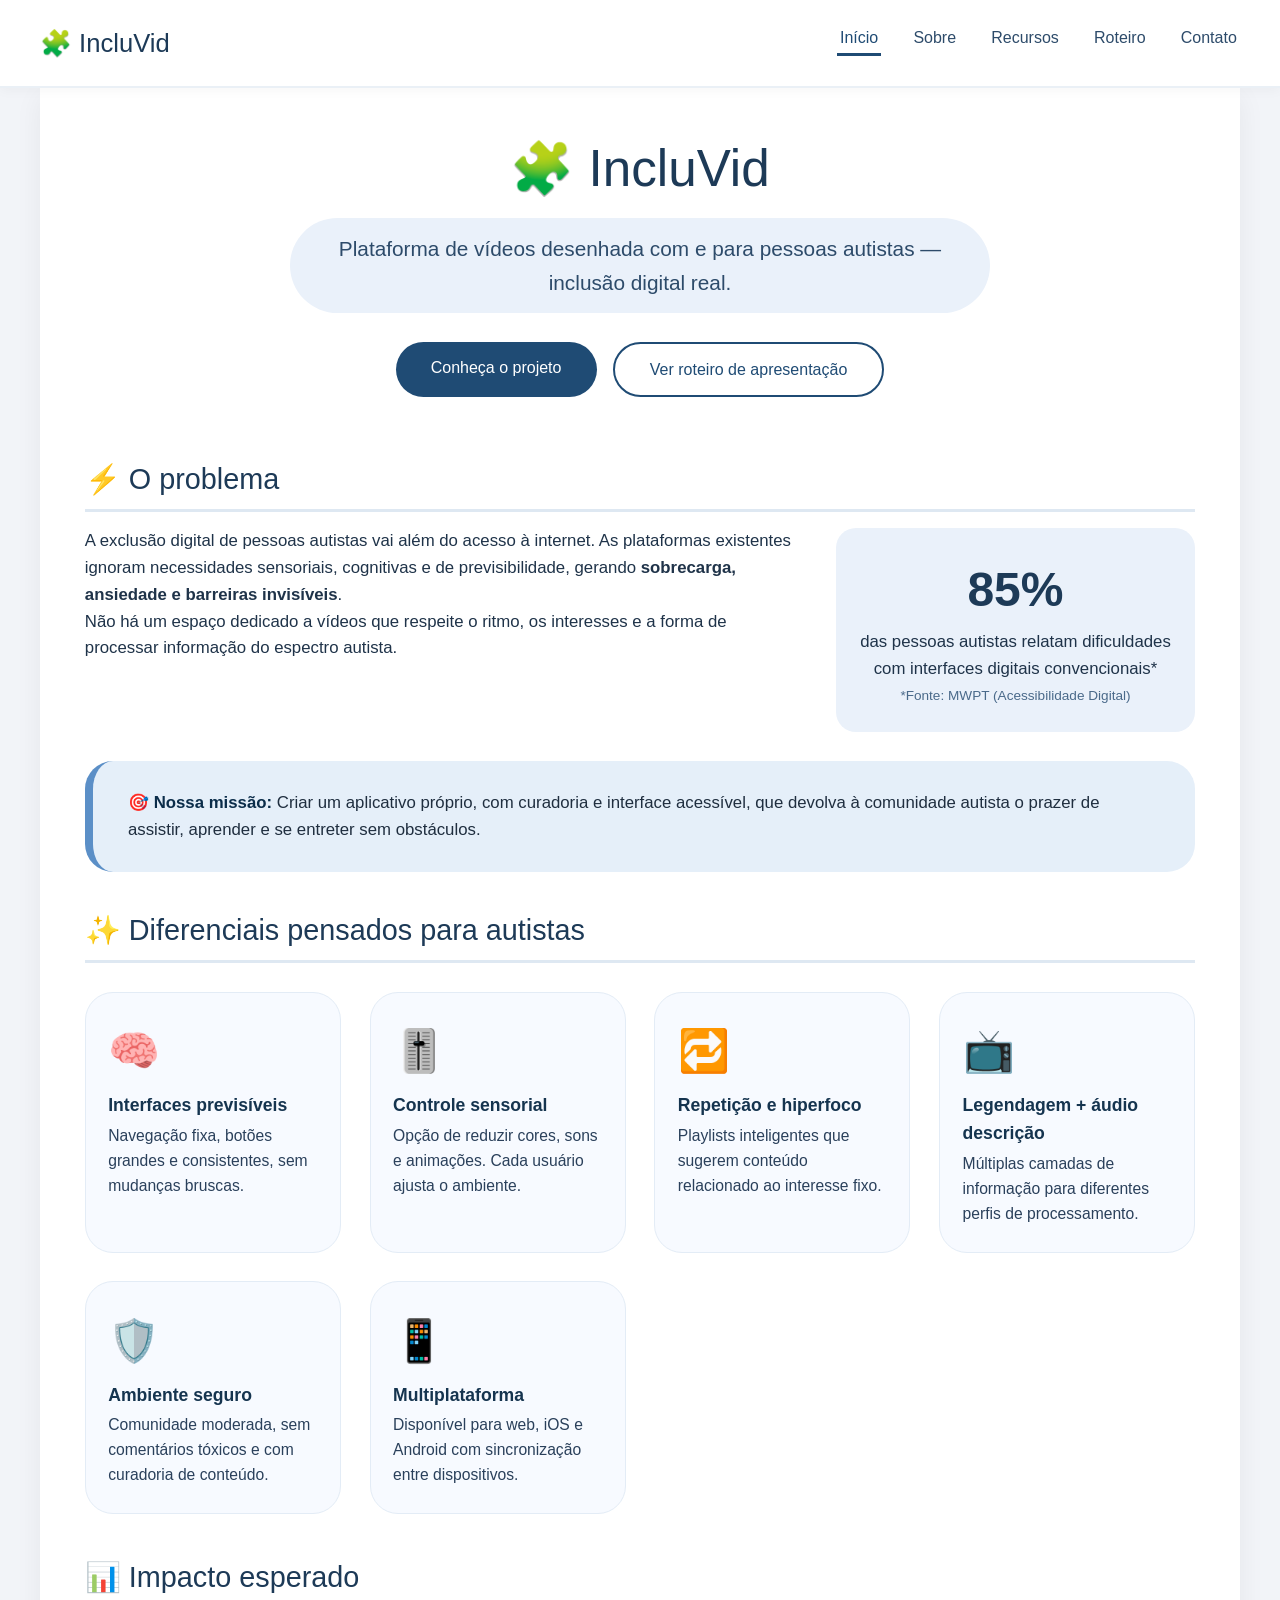
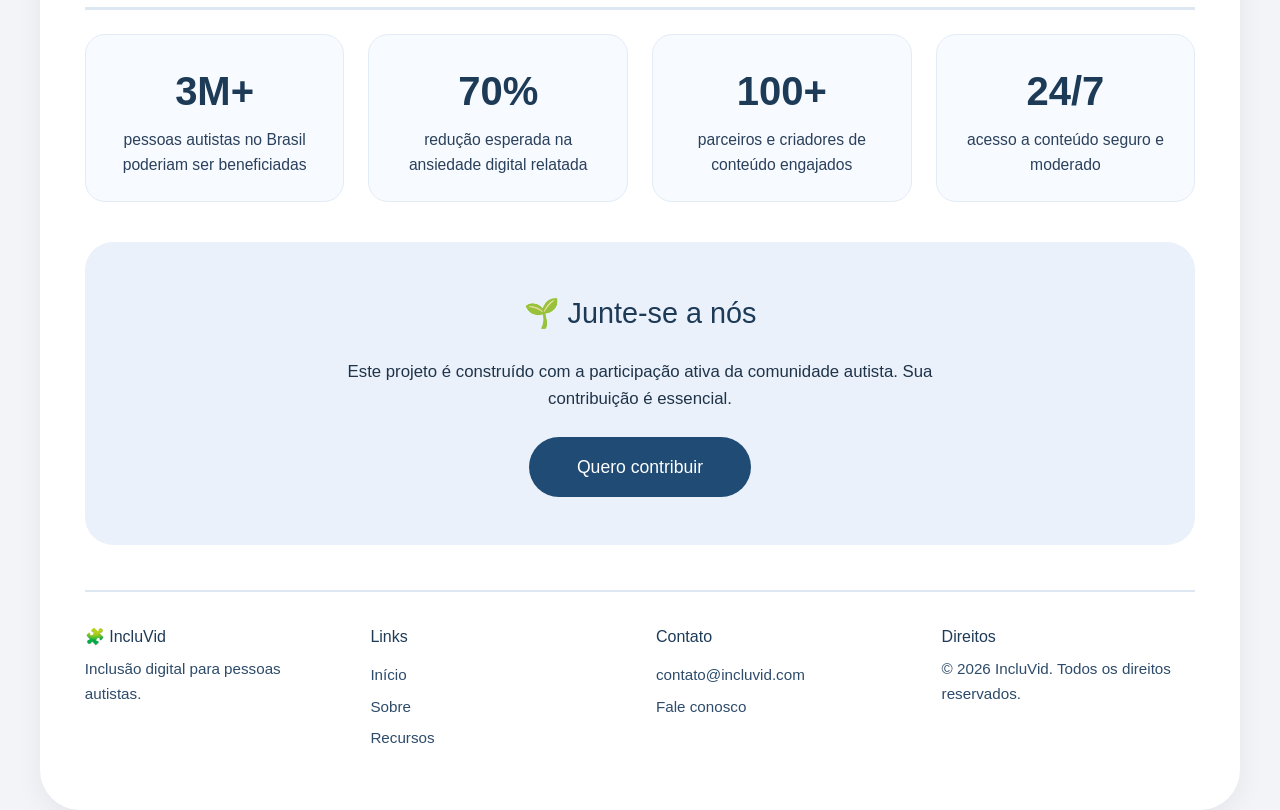
<file: index.html>
<!DOCTYPE html>
<html lang="pt-BR">
<head>
    <meta charset="UTF-8" />
    <meta name="viewport" content="width=device-width, initial-scale=1.0" />
    <title>IncluVid – Home</title>
    <link rel="stylesheet" href="styles.css" />
</head>
<body>

    <nav class="navbar">
        <div class="nav-container">
            <div class="nav-logo">🧩 IncluVid</div>
            <ul class="nav-menu">
                <li><a href="index.html" class="active">Início</a></li>
                <li><a href="sobre.html">Sobre</a></li>
                <li><a href="recursos.html">Recursos</a></li>
                <li><a href="roteiro.html">Roteiro</a></li>
                <li><a href="contato.html">Contato</a></li>
            </ul>
            <div class="nav-toggle" id="navToggle">☰</div>
        </div>
    </nav>

    <div class="container">

        <!-- ===== HERO ===== -->
        <header class="hero">
            <h1>🧩 IncluVid</h1>
            <p class="hero-sub">Plataforma de vídeos desenhada com e para pessoas autistas — inclusão digital real.</p>
            <div class="hero-buttons">
                <a href="sobre.html" class="btn-primary">Conheça o projeto</a>
                <a href="roteiro.html" class="btn-secondary">Ver roteiro de apresentação</a>
            </div>
        </header>

        <!-- ===== PROBLEMA ===== -->
        <section>
            <h2>⚡ O problema</h2>
            <div class="two-columns">
                <div>
                    <p>A exclusão digital de pessoas autistas vai além do acesso à internet. As plataformas existentes ignoram necessidades sensoriais, cognitivas e de previsibilidade, gerando <strong>sobrecarga, ansiedade e barreiras invisíveis</strong>.</p>
                    <p>Não há um espaço dedicado a vídeos que respeite o ritmo, os interesses e a forma de processar informação do espectro autista.</p>
                </div>
                <div class="stat-box">
                    <div class="stat-number">85%</div>
                    <p>das pessoas autistas relatam dificuldades com interfaces digitais convencionais*</p>
                    <small>*Fonte: MWPT (Acessibilidade Digital)</small>
                </div>
            </div>

            <div class="highlight-box">
                <strong>🎯 Nossa missão:</strong> Criar um aplicativo próprio, com curadoria e interface acessível, que devolva à comunidade autista o prazer de assistir, aprender e se entreter sem obstáculos.
            </div>
        </section>

        <!-- ===== DIFERENCIAIS (CARDS) ===== -->
        <section>
            <h2>✨ Diferenciais pensados para autistas</h2>
            <div class="card-grid">
                <div class="card">
                    <span class="emoji">🧠</span>
                    <h4>Interfaces previsíveis</h4>
                    <p>Navegação fixa, botões grandes e consistentes, sem mudanças bruscas.</p>
                </div>
                <div class="card">
                    <span class="emoji">🎚️</span>
                    <h4>Controle sensorial</h4>
                    <p>Opção de reduzir cores, sons e animações. Cada usuário ajusta o ambiente.</p>
                </div>
                <div class="card">
                    <span class="emoji">🔁</span>
                    <h4>Repetição e hiperfoco</h4>
                    <p>Playlists inteligentes que sugerem conteúdo relacionado ao interesse fixo.</p>
                </div>
                <div class="card">
                    <span class="emoji">📺</span>
                    <h4>Legendagem + áudio descrição</h4>
                    <p>Múltiplas camadas de informação para diferentes perfis de processamento.</p>
                </div>
                <div class="card">
                    <span class="emoji">🛡️</span>
                    <h4>Ambiente seguro</h4>
                    <p>Comunidade moderada, sem comentários tóxicos e com curadoria de conteúdo.</p>
                </div>
                <div class="card">
                    <span class="emoji">📱</span>
                    <h4>Multiplataforma</h4>
                    <p>Disponível para web, iOS e Android com sincronização entre dispositivos.</p>
                </div>
            </div>
        </section>

        <!-- ===== NÚMEROS ===== -->
        <section class="stats-section">
            <h2>📊 Impacto esperado</h2>
            <div class="stats-grid">
                <div class="stat-item">
                    <div class="stat-number">3M+</div>
                    <p>pessoas autistas no Brasil poderiam ser beneficiadas</p>
                </div>
                <div class="stat-item">
                    <div class="stat-number">70%</div>
                    <p>redução esperada na ansiedade digital relatada</p>
                </div>
                <div class="stat-item">
                    <div class="stat-number">100+</div>
                    <p>parceiros e criadores de conteúdo engajados</p>
                </div>
                <div class="stat-item">
                    <div class="stat-number">24/7</div>
                    <p>acesso a conteúdo seguro e moderado</p>
                </div>
            </div>
        </section>

        <!-- ===== CTA FINAL ===== -->
        <section class="cta-section">
            <h2>🌱 Junte-se a nós</h2>
            <p>Este projeto é construído com a participação ativa da comunidade autista. Sua contribuição é essencial.</p>
            <a href="contato.html" class="btn-primary btn-large">Quero contribuir</a>
        </section>

        <!-- ===== RODAPÉ ===== -->
        <footer class="footer">
            <div class="footer-grid">
                <div>
                    <h4>🧩 IncluVid</h4>
                    <p>Inclusão digital para pessoas autistas.</p>
                </div>
                <div>
                    <h4>Links</h4>
                    <ul>
                        <li><a href="index.html">Início</a></li>
                        <li><a href="sobre.html">Sobre</a></li>
                        <li><a href="recursos.html">Recursos</a></li>
                    </ul>
                </div>
                <div>
                    <h4>Contato</h4>
                    <ul>
                        <li><a href="mailto:contato@incluvid.com">contato@incluvid.com</a></li>
                        <li><a href="contato.html">Fale conosco</a></li>
                    </ul>
                </div>
                <div>
                    <h4>Direitos</h4>
                    <p>© 2026 IncluVid. Todos os direitos reservados.</p>
                </div>
            </div>
        </footer>

    </div>

    <script src="script.js"></script>
</body>
</html>
</file>
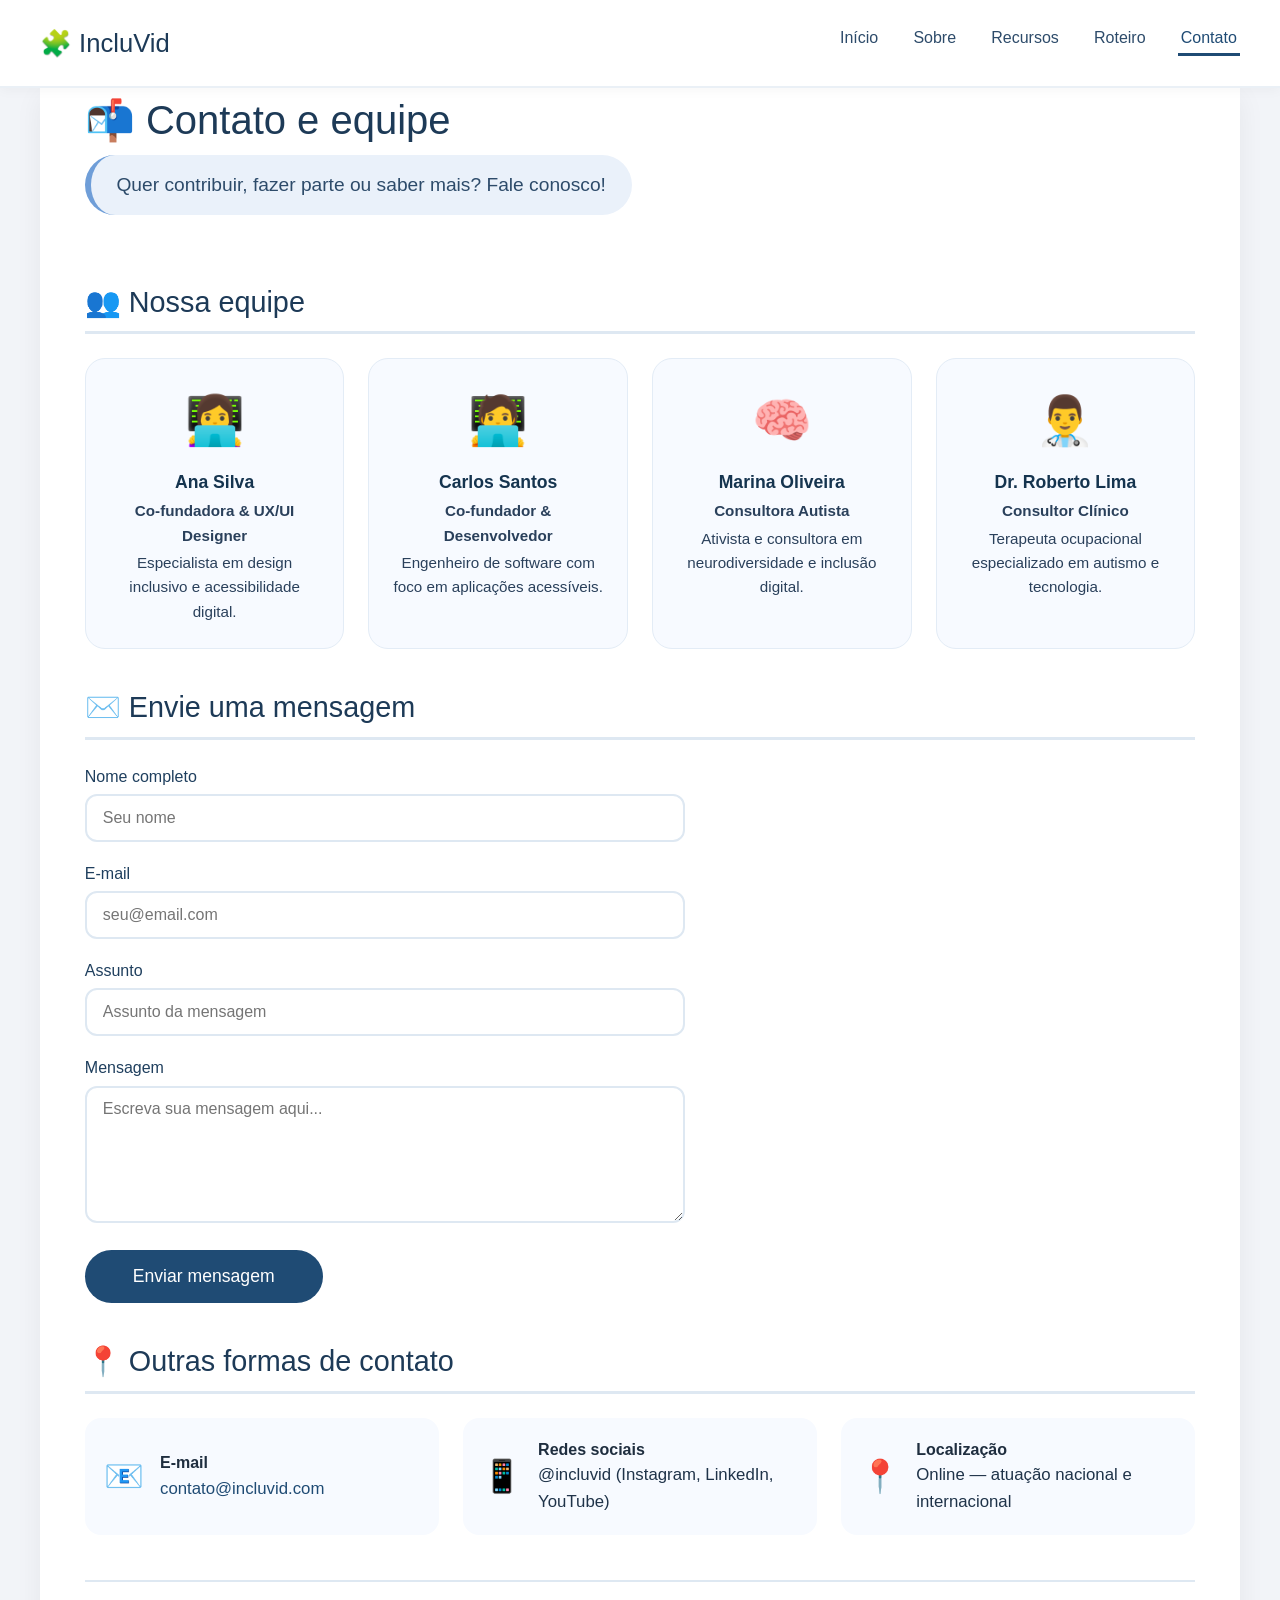
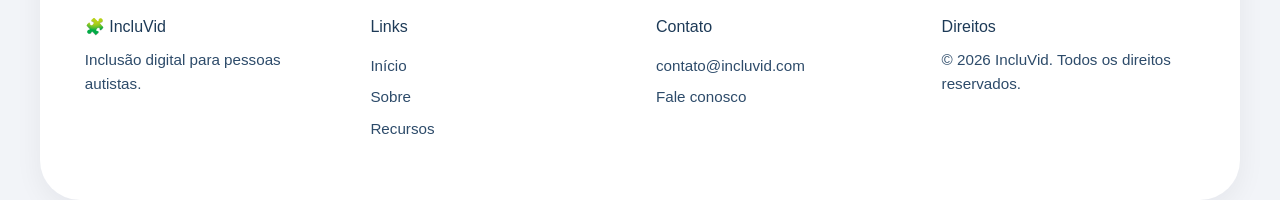
<file: contato.html>
<!DOCTYPE html>
<html lang="pt-BR">
<head>
    <meta charset="UTF-8" />
    <meta name="viewport" content="width=device-width, initial-scale=1.0" />
    <title>IncluVid – Contato</title>
    <link rel="stylesheet" href="styles.css" />
</head>
<body>

    <nav class="navbar">
        <div class="nav-container">
            <div class="nav-logo">🧩 IncluVid</div>
            <ul class="nav-menu">
                <li><a href="index.html">Início</a></li>
                <li><a href="sobre.html">Sobre</a></li>
                <li><a href="recursos.html">Recursos</a></li>
                <li><a href="roteiro.html">Roteiro</a></li>
                <li><a href="contato.html" class="active">Contato</a></li>
            </ul>
            <div class="nav-toggle" id="navToggle">☰</div>
        </div>
    </nav>

    <div class="container">

        <header>
            <h1>📬 Contato e equipe</h1>
            <p class="subhead">Quer contribuir, fazer parte ou saber mais? Fale conosco!</p>
        </header>

        <!-- ===== EQUIPE ===== -->
        <section>
            <h2>👥 Nossa equipe</h2>
            <div class="team-grid">
                <div class="team-card">
                    <div class="team-avatar">👩‍💻</div>
                    <h4>Ana Silva</h4>
                    <p><strong>Co-fundadora & UX/UI Designer</strong></p>
                    <p>Especialista em design inclusivo e acessibilidade digital.</p>
                </div>
                <div class="team-card">
                    <div class="team-avatar">🧑‍💻</div>
                    <h4>Carlos Santos</h4>
                    <p><strong>Co-fundador & Desenvolvedor</strong></p>
                    <p>Engenheiro de software com foco em aplicações acessíveis.</p>
                </div>
                <div class="team-card">
                    <div class="team-avatar">🧠</div>
                    <h4>Marina Oliveira</h4>
                    <p><strong>Consultora Autista</strong></p>
                    <p>Ativista e consultora em neurodiversidade e inclusão digital.</p>
                </div>
                <div class="team-card">
                    <div class="team-avatar">👨‍⚕️</div>
                    <h4>Dr. Roberto Lima</h4>
                    <p><strong>Consultor Clínico</strong></p>
                    <p>Terapeuta ocupacional especializado em autismo e tecnologia.</p>
                </div>
            </div>
        </section>

        <!-- ===== FORMULÁRIO DE CONTATO ===== -->
        <section>
            <h2>✉️ Envie uma mensagem</h2>
            <form class="contact-form" id="contactForm">
                <div class="form-group">
                    <label for="nome">Nome completo</label>
                    <input type="text" id="nome" placeholder="Seu nome" required />
                </div>
                <div class="form-group">
                    <label for="email">E-mail</label>
                    <input type="email" id="email" placeholder="seu@email.com" required />
                </div>
                <div class="form-group">
                    <label for="assunto">Assunto</label>
                    <input type="text" id="assunto" placeholder="Assunto da mensagem" required />
                </div>
                <div class="form-group">
                    <label for="mensagem">Mensagem</label>
                    <textarea id="mensagem" rows="6" placeholder="Escreva sua mensagem aqui..." required></textarea>
                </div>
                <button type="submit" class="btn-primary btn-large">Enviar mensagem</button>
            </form>
        </section>

        <!-- ===== INFORMAÇÕES ADICIONAIS ===== -->
        <section>
            <h2>📍 Outras formas de contato</h2>
            <div class="contact-info">
                <div class="contact-item">
                    <span class="contact-icon">📧</span>
                    <div>
                        <strong>E-mail</strong>
                        <p><a href="mailto:contato@incluvid.com">contato@incluvid.com</a></p>
                    </div>
                </div>
                <div class="contact-item">
                    <span class="contact-icon">📱</span>
                    <div>
                        <strong>Redes sociais</strong>
                        <p>@incluvid (Instagram, LinkedIn, YouTube)</p>
                    </div>
                </div>
                <div class="contact-item">
                    <span class="contact-icon">📍</span>
                    <div>
                        <strong>Localização</strong>
                        <p>Online — atuação nacional e internacional</p>
                    </div>
                </div>
            </div>
        </section>

        <footer class="footer">
            <div class="footer-grid">
                <div><h4>🧩 IncluVid</h4><p>Inclusão digital para pessoas autistas.</p></div>
                <div><h4>Links</h4><ul><li><a href="index.html">Início</a></li><li><a href="sobre.html">Sobre</a></li><li><a href="recursos.html">Recursos</a></li></ul></div>
                <div><h4>Contato</h4><ul><li><a href="mailto:contato@incluvid.com">contato@incluvid.com</a></li><li><a href="contato.html">Fale conosco</a></li></ul></div>
                <div><h4>Direitos</h4><p>© 2026 IncluVid. Todos os direitos reservados.</p></div>
            </div>
        </footer>

    </div>

    <script src="script.js"></script>
</body>
</html>
</file>
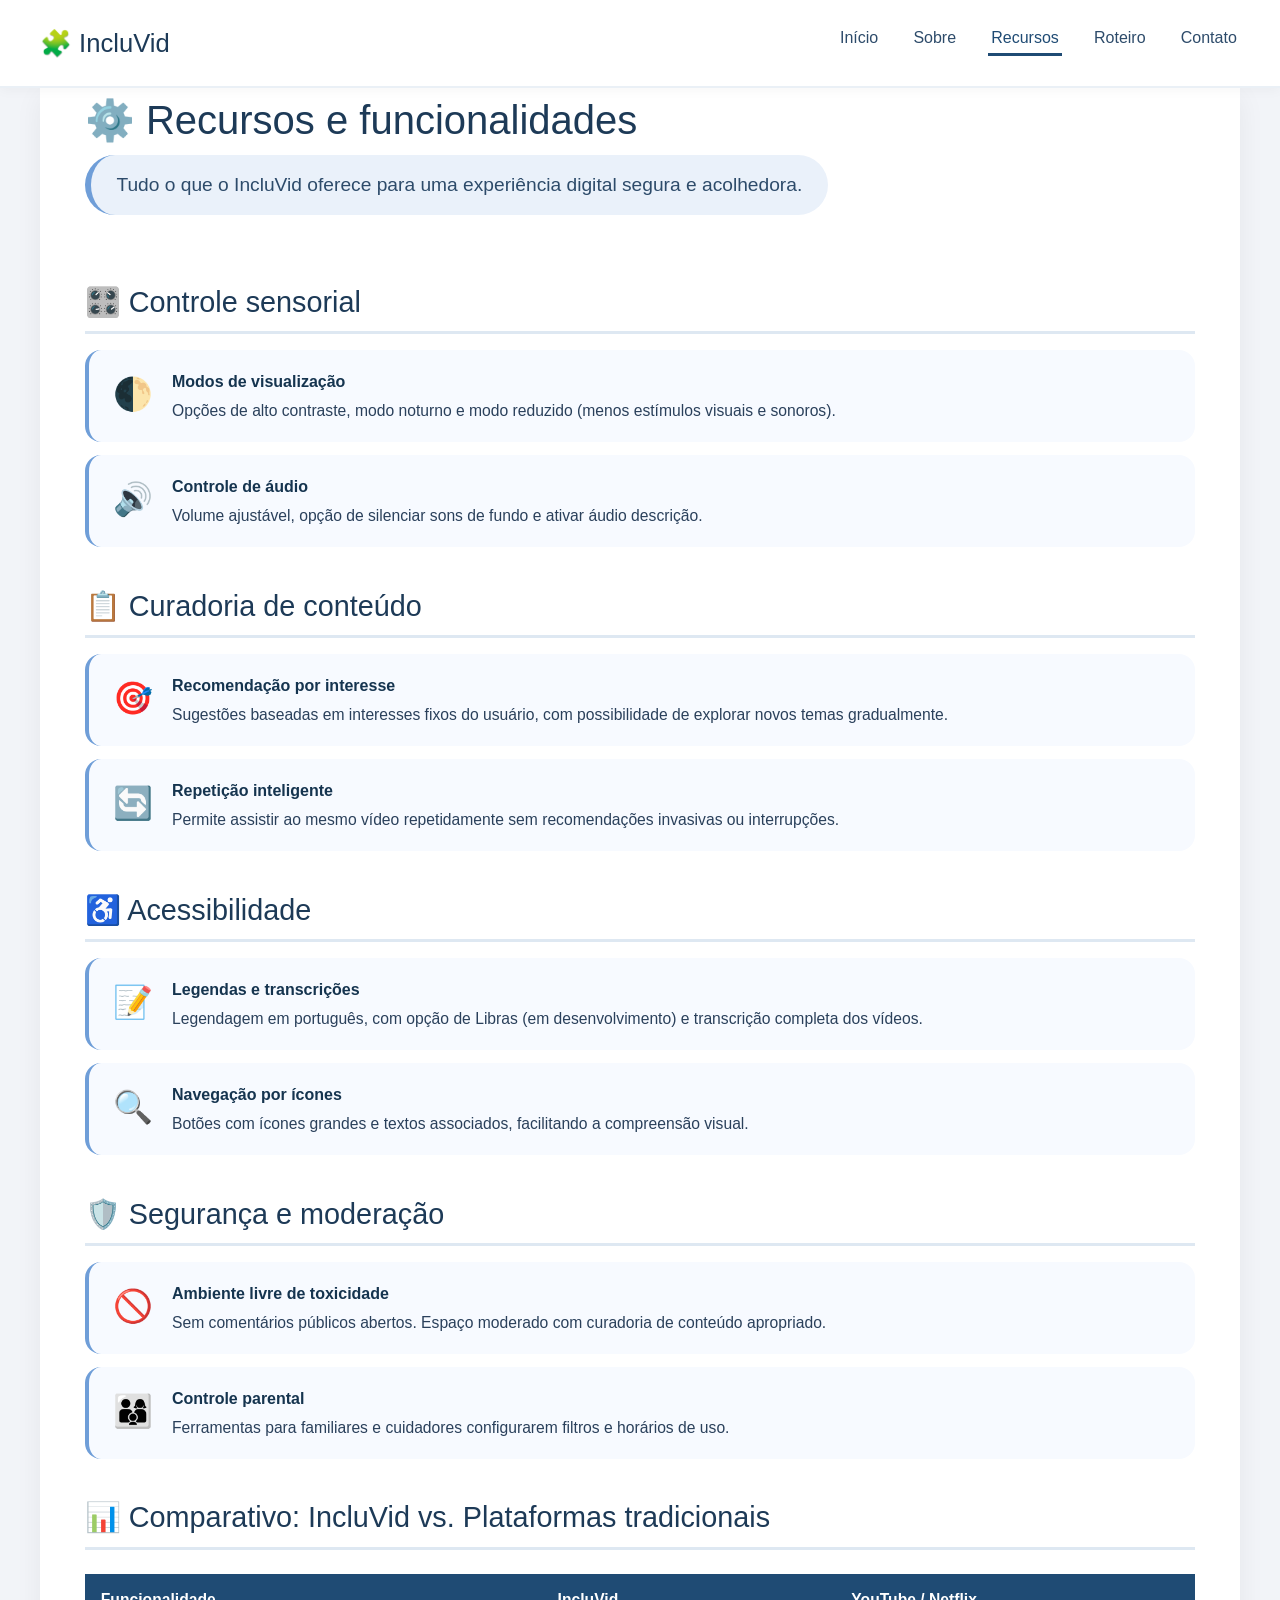
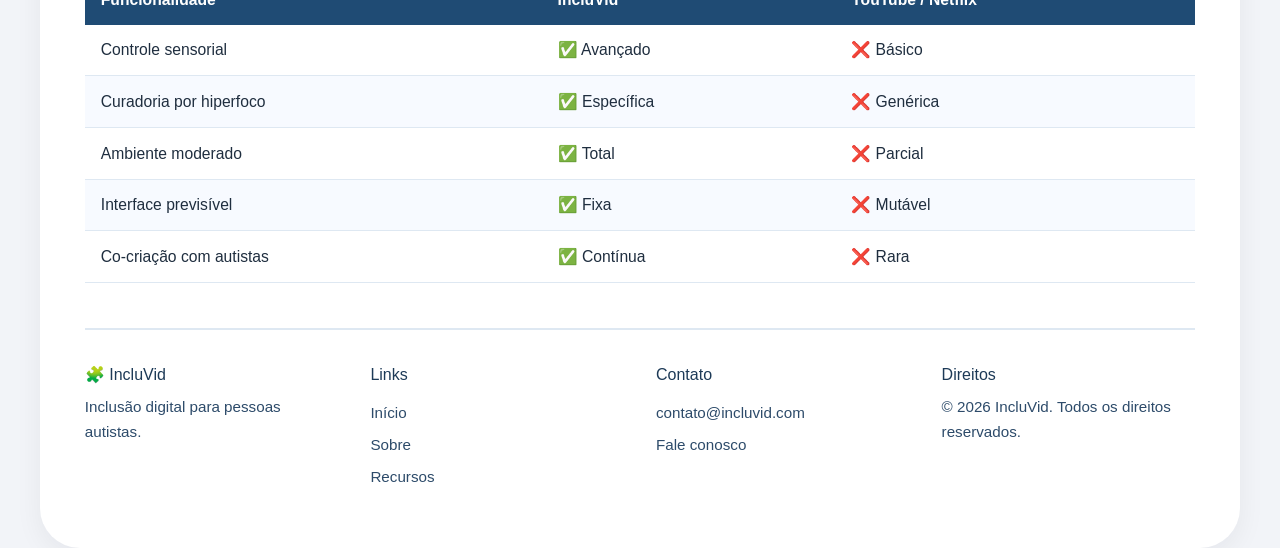
<file: recursos.html>
<!DOCTYPE html>
<html lang="pt-BR">
<head>
    <meta charset="UTF-8" />
    <meta name="viewport" content="width=device-width, initial-scale=1.0" />
    <title>IncluVid – Recursos</title>
    <link rel="stylesheet" href="styles.css" />
</head>
<body>

    <nav class="navbar">
        <div class="nav-container">
            <div class="nav-logo">🧩 IncluVid</div>
            <ul class="nav-menu">
                <li><a href="index.html">Início</a></li>
                <li><a href="sobre.html">Sobre</a></li>
                <li><a href="recursos.html" class="active">Recursos</a></li>
                <li><a href="roteiro.html">Roteiro</a></li>
                <li><a href="contato.html">Contato</a></li>
            </ul>
            <div class="nav-toggle" id="navToggle">☰</div>
        </div>
    </nav>

    <div class="container">

        <header>
            <h1>⚙️ Recursos e funcionalidades</h1>
            <p class="subhead">Tudo o que o IncluVid oferece para uma experiência digital segura e acolhedora.</p>
        </header>

        <!-- ===== RECURSOS DETALHADOS ===== -->
        <section>
            <h2>🎛️ Controle sensorial</h2>
            <div class="recurso-detalhado">
                <div class="recurso-icon">🌓</div>
                <div>
                    <h4>Modos de visualização</h4>
                    <p>Opções de alto contraste, modo noturno e modo reduzido (menos estímulos visuais e sonoros).</p>
                </div>
            </div>
            <div class="recurso-detalhado">
                <div class="recurso-icon">🔊</div>
                <div>
                    <h4>Controle de áudio</h4>
                    <p>Volume ajustável, opção de silenciar sons de fundo e ativar áudio descrição.</p>
                </div>
            </div>
        </section>

        <section>
            <h2>📋 Curadoria de conteúdo</h2>
            <div class="recurso-detalhado">
                <div class="recurso-icon">🎯</div>
                <div>
                    <h4>Recomendação por interesse</h4>
                    <p>Sugestões baseadas em interesses fixos do usuário, com possibilidade de explorar novos temas gradualmente.</p>
                </div>
            </div>
            <div class="recurso-detalhado">
                <div class="recurso-icon">🔄</div>
                <div>
                    <h4>Repetição inteligente</h4>
                    <p>Permite assistir ao mesmo vídeo repetidamente sem recomendações invasivas ou interrupções.</p>
                </div>
            </div>
        </section>

        <section>
            <h2>♿ Acessibilidade</h2>
            <div class="recurso-detalhado">
                <div class="recurso-icon">📝</div>
                <div>
                    <h4>Legendas e transcrições</h4>
                    <p>Legendagem em português, com opção de Libras (em desenvolvimento) e transcrição completa dos vídeos.</p>
                </div>
            </div>
            <div class="recurso-detalhado">
                <div class="recurso-icon">🔍</div>
                <div>
                    <h4>Navegação por ícones</h4>
                    <p>Botões com ícones grandes e textos associados, facilitando a compreensão visual.</p>
                </div>
            </div>
        </section>

        <section>
            <h2>🛡️ Segurança e moderação</h2>
            <div class="recurso-detalhado">
                <div class="recurso-icon">🚫</div>
                <div>
                    <h4>Ambiente livre de toxicidade</h4>
                    <p>Sem comentários públicos abertos. Espaço moderado com curadoria de conteúdo apropriado.</p>
                </div>
            </div>
            <div class="recurso-detalhado">
                <div class="recurso-icon">👨‍👩‍👦</div>
                <div>
                    <h4>Controle parental</h4>
                    <p>Ferramentas para familiares e cuidadores configurarem filtros e horários de uso.</p>
                </div>
            </div>
        </section>

        <!-- ===== COMPARATIVO ===== -->
        <section>
            <h2>📊 Comparativo: IncluVid vs. Plataformas tradicionais</h2>
            <div class="comparativo">
                <table class="comparativo-table">
                    <thead>
                        <tr>
                            <th>Funcionalidade</th>
                            <th>IncluVid</th>
                            <th>YouTube / Netflix</th>
                        </tr>
                    </thead>
                    <tbody>
                        <tr>
                            <td>Controle sensorial</td>
                            <td>✅ Avançado</td>
                            <td>❌ Básico</td>
                        </tr>
                        <tr>
                            <td>Curadoria por hiperfoco</td>
                            <td>✅ Específica</td>
                            <td>❌ Genérica</td>
                        </tr>
                        <tr>
                            <td>Ambiente moderado</td>
                            <td>✅ Total</td>
                            <td>❌ Parcial</td>
                        </tr>
                        <tr>
                            <td>Interface previsível</td>
                            <td>✅ Fixa</td>
                            <td>❌ Mutável</td>
                        </tr>
                        <tr>
                            <td>Co-criação com autistas</td>
                            <td>✅ Contínua</td>
                            <td>❌ Rara</td>
                        </tr>
                    </tbody>
                </table>
            </div>
        </section>

        <footer class="footer">
            <div class="footer-grid">
                <div><h4>🧩 IncluVid</h4><p>Inclusão digital para pessoas autistas.</p></div>
                <div><h4>Links</h4><ul><li><a href="index.html">Início</a></li><li><a href="sobre.html">Sobre</a></li><li><a href="recursos.html">Recursos</a></li></ul></div>
                <div><h4>Contato</h4><ul><li><a href="mailto:contato@incluvid.com">contato@incluvid.com</a></li><li><a href="contato.html">Fale conosco</a></li></ul></div>
                <div><h4>Direitos</h4><p>© 2026 IncluVid. Todos os direitos reservados.</p></div>
            </div>
        </footer>

    </div>

    <script src="script.js"></script>
</body>
</html>
</file>
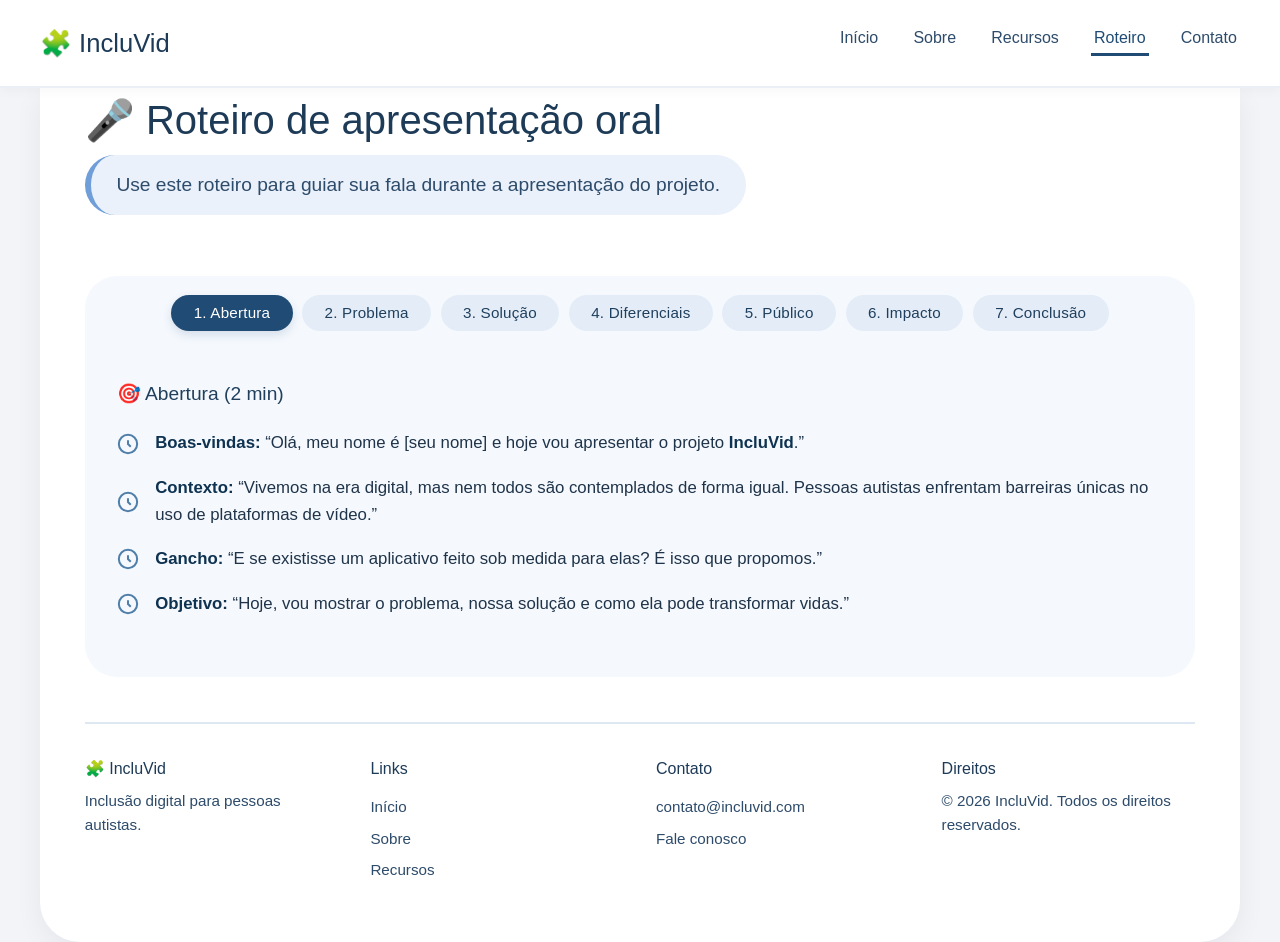
<file: roteiro.html>
<!DOCTYPE html>
<html lang="pt-BR">
<head>
    <meta charset="UTF-8" />
    <meta name="viewport" content="width=device-width, initial-scale=1.0" />
    <title>IncluVid – Roteiro</title>
    <link rel="stylesheet" href="styles.css" />
</head>
<body>

    <nav class="navbar">
        <div class="nav-container">
            <div class="nav-logo">🧩 IncluVid</div>
            <ul class="nav-menu">
                <li><a href="index.html">Início</a></li>
                <li><a href="sobre.html">Sobre</a></li>
                <li><a href="recursos.html">Recursos</a></li>
                <li><a href="roteiro.html" class="active">Roteiro</a></li>
                <li><a href="contato.html">Contato</a></li>
            </ul>
            <div class="nav-toggle" id="navToggle">☰</div>
        </div>
    </nav>

    <div class="container">

        <header>
            <h1>🎤 Roteiro de apresentação oral</h1>
            <p class="subhead">Use este roteiro para guiar sua fala durante a apresentação do projeto.</p>
        </header>

        <!-- ===== ROTEIRO COMPLETO ===== -->
        <section class="roteiro-wrapper">
            <div class="tab-bar" id="tabBar">
                <button class="tab-btn active" data-tab="tab1">1. Abertura</button>
                <button class="tab-btn" data-tab="tab2">2. Problema</button>
                <button class="tab-btn" data-tab="tab3">3. Solução</button>
                <button class="tab-btn" data-tab="tab4">4. Diferenciais</button>
                <button class="tab-btn" data-tab="tab5">5. Público</button>
                <button class="tab-btn" data-tab="tab6">6. Impacto</button>
                <button class="tab-btn" data-tab="tab7">7. Conclusão</button>
            </div>

            <div id="tab1" class="tab-content active">
                <h3>🎯 Abertura (2 min)</h3>
                <ul>
                    <li><strong>Boas-vindas:</strong> “Olá, meu nome é [seu nome] e hoje vou apresentar o projeto <strong>IncluVid</strong>.”</li>
                    <li><strong>Contexto:</strong> “Vivemos na era digital, mas nem todos são contemplados de forma igual. Pessoas autistas enfrentam barreiras únicas no uso de plataformas de vídeo.”</li>
                    <li><strong>Gancho:</strong> “E se existisse um aplicativo feito sob medida para elas? É isso que propomos.”</li>
                    <li><strong>Objetivo:</strong> “Hoje, vou mostrar o problema, nossa solução e como ela pode transformar vidas.”</li>
                </ul>
            </div>

            <div id="tab2" class="tab-content">
                <h3>⚠️ O problema (3 min)</h3>
                <ul>
                    <li><strong>Dados:</strong> “Estudos mostram que a exclusão digital de autistas não é apenas falta de acesso, mas sim <strong>invisibilidade pedagógica</strong> e <strong>sobrecarga sensorial</strong>.”</li>
                    <li><strong>Exemplo concreto:</strong> “Interfaces poluídas, anúncios piscando, sons inesperados — tudo isso gera ansiedade e afasta o usuário.”</li>
                    <li><strong>Consequência:</strong> “Sem uma plataforma adequada, perde-se a oportunidade de aprendizado, lazer e conexão social.”</li>
                    <li><strong>Dado relevante:</strong> “85% das pessoas autistas relatam dificuldades com interfaces digitais convencionais.”</li>
                </ul>
            </div>

            <div id="tab3" class="tab-content">
                <h3>💡 A solução (3 min)</h3>
                <ul>
                    <li><strong>O que é o IncluVid:</strong> “Um aplicativo mobile e web com curadoria de vídeos educativos, culturais e de entretenimento, <strong>exclusivamente para pessoas autistas</strong>.”</li>
                    <li><strong>Co-criação:</strong> “Desenvolvido em parceria com terapeutas, educadores e, principalmente, com adultos e jovens autistas.”</li>
                    <li><strong>Funcionalidade-chave:</strong> “Recomendação baseada em interesses fixos e possibilidade de assistir repetidamente sem interferências.”</li>
                    <li><strong>Diferencial:</strong> “Não é mais uma plataforma genérica — é um espaço pensado para acolher.”</li>
                </ul>
            </div>

            <div id="tab4" class="tab-content">
                <h3>✨ Diferenciais (2 min)</h3>
                <ul>
                    <li><strong>Design sensorial:</strong> “Paleta de cores suaves, sem flashes, e controle manual de brilho, contraste e som.”</li>
                    <li><strong>Navegação previsível:</strong> “Menu sempre no mesmo lugar, botões com ícones e textos juntos.”</li>
                    <li><strong>Recursos de acessibilidade:</strong> “Legendas, libras (em breve), áudio descrição e velocidade ajustável.”</li>
                    <li><strong>Comunidade segura:</strong> “Sem comentários públicos tóxicos — espaço moderado e acolhedor.”</li>
                </ul>
            </div>

            <div id="tab5" class="tab-content">
                <h3>👥 Público-alvo (1 min)</h3>
                <ul>
                    <li><strong>Público-alvo:</strong> “Crianças, adolescentes e adultos autistas de todos os níveis de suporte, além de familiares e profissionais.”</li>
                    <li><strong>Necessidades:</strong> “Pessoas que buscam uma experiência digital segura, previsível e enriquecedora.”</li>
                    <li><strong>Inclusão:</strong> “Projetado para acolher a diversidade do espectro autista.”</li>
                </ul>
            </div>

            <div id="tab6" class="tab-content">
                <h3>📊 Impacto esperado (2 min)</h3>
                <ul>
                    <li><strong>Redução da ansiedade digital:</strong> “Esperamos reduzir em 70% a ansiedade relatada em ambientes digitais.”</li>
                    <li><strong>Estímulo ao aprendizado:</strong> “Conteúdo educativo adaptado ao ritmo e interesse de cada um.”</li>
                    <li><strong>Fortalecimento da identidade:</strong> “Um espaço onde a pessoa autista se sente representada e acolhida.”</li>
                    <li><strong>Alinhamento com ODS:</strong> “Contribuímos para o ODS 10 (Redução das Desigualdades) e ODS 4 (Educação de Qualidade).”</li>
                </ul>
            </div>

            <div id="tab7" class="tab-content">
                <h3>🔚 Conclusão (1 min)</h3>
                <ul>
                    <li><strong>Recapitulação:</strong> “O IncluVid não é apenas um app; é uma resposta à exclusão digital que afeta milhões.”</li>
                    <li><strong>Chamada à ação:</strong> “Convidamos investidores, parceiros e a comunidade a se juntar a nós nessa construção.”</li>
                    <li><strong>Encerramento:</strong> “Juntos, podemos transformar a experiência digital de pessoas autistas. Obrigado pela atenção.”</li>
                    <li><strong>Espaço para perguntas:</strong> “Agora, estou aberto a perguntas e contribuições.”</li>
                </ul>
            </div>
        </section>

        <footer class="footer">
            <div class="footer-grid">
                <div><h4>🧩 IncluVid</h4><p>Inclusão digital para pessoas autistas.</p></div>
                <div><h4>Links</h4><ul><li><a href="index.html">Início</a></li><li><a href="sobre.html">Sobre</a></li><li><a href="recursos.html">Recursos</a></li></ul></div>
                <div><h4>Contato</h4><ul><li><a href="mailto:contato@incluvid.com">contato@incluvid.com</a></li><li><a href="contato.html">Fale conosco</a></li></ul></div>
                <div><h4>Direitos</h4><p>© 2026 IncluVid. Todos os direitos reservados.</p></div>
            </div>
        </footer>

    </div>

    <script src="script.js"></script>
</body>
</html>
</file>
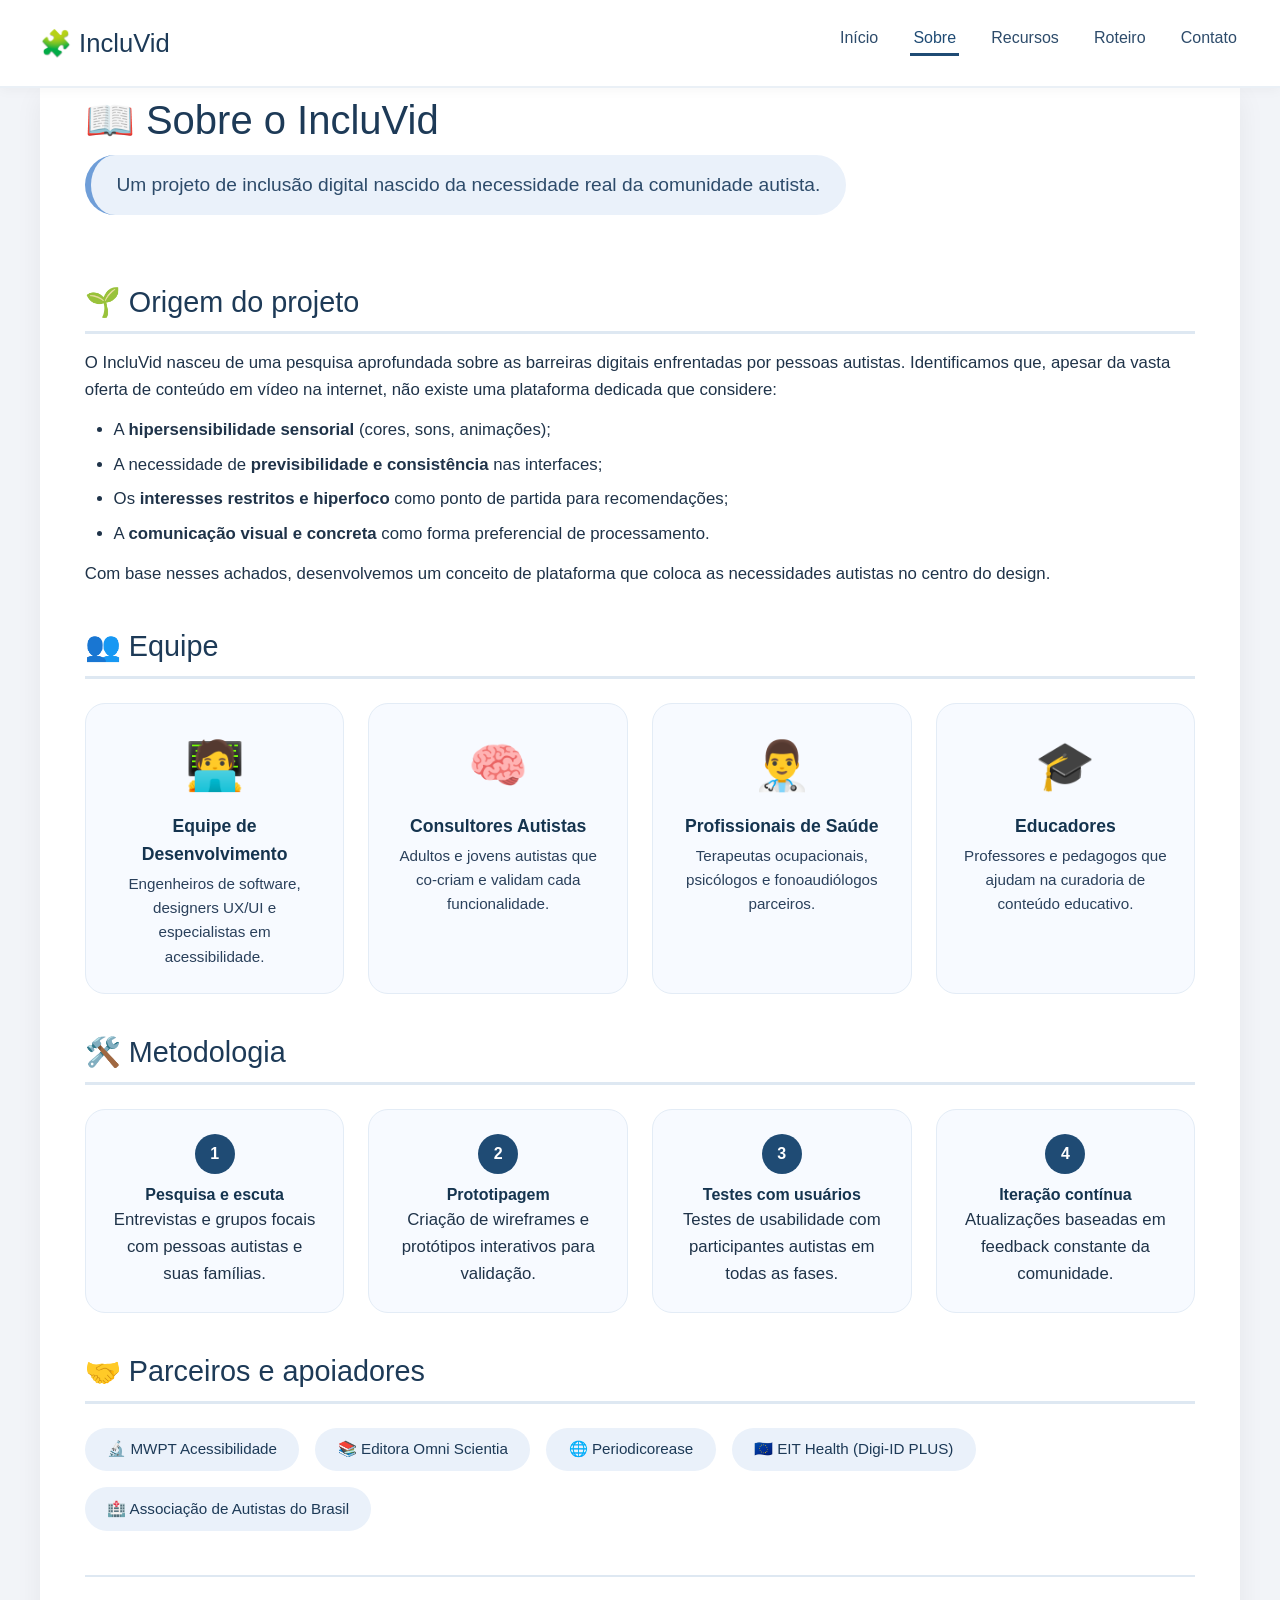
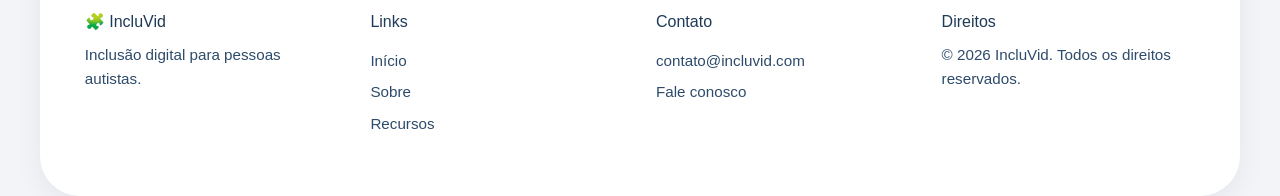
<file: sobre.html>
<!DOCTYPE html>
<html lang="pt-BR">
<head>
    <meta charset="UTF-8" />
    <meta name="viewport" content="width=device-width, initial-scale=1.0" />
    <title>IncluVid – Sobre</title>
    <link rel="stylesheet" href="styles.css" />
</head>
<body>

    <nav class="navbar">
        <div class="nav-container">
            <div class="nav-logo">🧩 IncluVid</div>
            <ul class="nav-menu">
                <li><a href="index.html">Início</a></li>
                <li><a href="sobre.html" class="active">Sobre</a></li>
                <li><a href="recursos.html">Recursos</a></li>
                <li><a href="roteiro.html">Roteiro</a></li>
                <li><a href="contato.html">Contato</a></li>
            </ul>
            <div class="nav-toggle" id="navToggle">☰</div>
        </div>
    </nav>

    <div class="container">

        <header>
            <h1>📖 Sobre o IncluVid</h1>
            <p class="subhead">Um projeto de inclusão digital nascido da necessidade real da comunidade autista.</p>
        </header>

        <!-- ===== ORIGEM ===== -->
        <section>
            <h2>🌱 Origem do projeto</h2>
            <p>O IncluVid nasceu de uma pesquisa aprofundada sobre as barreiras digitais enfrentadas por pessoas autistas. Identificamos que, apesar da vasta oferta de conteúdo em vídeo na internet, não existe uma plataforma dedicada que considere:</p>
            <ul>
                <li>A <strong>hipersensibilidade sensorial</strong> (cores, sons, animações);</li>
                <li>A necessidade de <strong>previsibilidade e consistência</strong> nas interfaces;</li>
                <li>Os <strong>interesses restritos e hiperfoco</strong> como ponto de partida para recomendações;</li>
                <li>A <strong>comunicação visual e concreta</strong> como forma preferencial de processamento.</li>
            </ul>
            <p>Com base nesses achados, desenvolvemos um conceito de plataforma que coloca as necessidades autistas no centro do design.</p>
        </section>

        <!-- ===== EQUIPE ===== -->
        <section>
            <h2>👥 Equipe</h2>
            <div class="team-grid">
                <div class="team-card">
                    <div class="team-avatar">🧑‍💻</div>
                    <h4>Equipe de Desenvolvimento</h4>
                    <p>Engenheiros de software, designers UX/UI e especialistas em acessibilidade.</p>
                </div>
                <div class="team-card">
                    <div class="team-avatar">🧠</div>
                    <h4>Consultores Autistas</h4>
                    <p>Adultos e jovens autistas que co-criam e validam cada funcionalidade.</p>
                </div>
                <div class="team-card">
                    <div class="team-avatar">👨‍⚕️</div>
                    <h4>Profissionais de Saúde</h4>
                    <p>Terapeutas ocupacionais, psicólogos e fonoaudiólogos parceiros.</p>
                </div>
                <div class="team-card">
                    <div class="team-avatar">🎓</div>
                    <h4>Educadores</h4>
                    <p>Professores e pedagogos que ajudam na curadoria de conteúdo educativo.</p>
                </div>
            </div>
        </section>

        <!-- ===== METODOLOGIA ===== -->
        <section>
            <h2>🛠️ Metodologia</h2>
            <div class="method-steps">
                <div class="step">
                    <span class="step-number">1</span>
                    <h4>Pesquisa e escuta</h4>
                    <p>Entrevistas e grupos focais com pessoas autistas e suas famílias.</p>
                </div>
                <div class="step">
                    <span class="step-number">2</span>
                    <h4>Prototipagem</h4>
                    <p>Criação de wireframes e protótipos interativos para validação.</p>
                </div>
                <div class="step">
                    <span class="step-number">3</span>
                    <h4>Testes com usuários</h4>
                    <p>Testes de usabilidade com participantes autistas em todas as fases.</p>
                </div>
                <div class="step">
                    <span class="step-number">4</span>
                    <h4>Iteração contínua</h4>
                    <p>Atualizações baseadas em feedback constante da comunidade.</p>
                </div>
            </div>
        </section>

        <!-- ===== PARCEIROS ===== -->
        <section>
            <h2>🤝 Parceiros e apoiadores</h2>
            <div class="partners">
                <span class="partner">🔬 MWPT Acessibilidade</span>
                <span class="partner">📚 Editora Omni Scientia</span>
                <span class="partner">🌐 Periodicorease</span>
                <span class="partner">🇪🇺 EIT Health (Digi-ID PLUS)</span>
                <span class="partner">🏥 Associação de Autistas do Brasil</span>
            </div>
        </section>

        <footer class="footer">
            <div class="footer-grid">
                <div><h4>🧩 IncluVid</h4><p>Inclusão digital para pessoas autistas.</p></div>
                <div><h4>Links</h4><ul><li><a href="index.html">Início</a></li><li><a href="sobre.html">Sobre</a></li><li><a href="recursos.html">Recursos</a></li></ul></div>
                <div><h4>Contato</h4><ul><li><a href="mailto:contato@incluvid.com">contato@incluvid.com</a></li><li><a href="contato.html">Fale conosco</a></li></ul></div>
                <div><h4>Direitos</h4><p>© 2026 IncluVid. Todos os direitos reservados.</p></div>
            </div>
        </footer>

    </div>

    <script src="script.js"></script>
</body>
</html>
</file>
<file: styles.css>
/* ===== RESET E BASE ===== */
* {
    margin: 0;
    padding: 0;
    box-sizing: border-box;
}

body {
    font-family: 'Segoe UI', Roboto, -apple-system, BlinkMacSystemFont, sans-serif;
    background: #f2f4f8;
    color: #1f2e3f;
    line-height: 1.6;
    padding: 0;
    transition: background 0.3s, color 0.3s;
}

.container {
    max-width: 1200px;
    margin: 0 auto;
    background: #ffffff;
    border-radius: 0 0 40px 40px;
    box-shadow: 0 8px 28px rgba(0, 20, 30, 0.06);
    padding: 0 2.8rem 2.8rem 2.8rem;
    transition: background 0.3s, box-shadow 0.3s;
}

/* ===== NAVBAR ===== */
.navbar {
    background: #ffffff;
    box-shadow: 0 2px 12px rgba(0, 0, 0, 0.04);
    padding: 0 2rem;
    position: sticky;
    top: 0;
    z-index: 100;
    border-bottom: 2px solid #eaf0f6;
}

.nav-container {
    max-width: 1200px;
    margin: 0 auto;
    display: flex;
    justify-content: space-between;
    align-items: center;
    padding: 0.8rem 0;
}

.nav-logo {
    font-size: 1.6rem;
    font-weight: 500;
    color: #1d3a57;
}

.nav-menu {
    display: flex;
    list-style: none;
    gap: 1.8rem;
}

.nav-menu a {
    text-decoration: none;
    color: #2d4b6a;
    font-weight: 450;
    font-size: 1rem;
    padding: 0.4rem 0.2rem;
    border-bottom: 3px solid transparent;
    transition: 0.15s;
}

.nav-menu a:hover {
    border-bottom-color: #6f9ed8;
}

.nav-menu a.active {
    border-bottom-color: #1f4b74;
    color: #1f4b74;
}

.nav-toggle {
    display: none;
    font-size: 1.8rem;
    cursor: pointer;
    color: #1d3a57;
}

/* ===== HERO ===== */
.hero {
    text-align: center;
    padding: 2.5rem 0 1.5rem 0;
}

.hero h1 {
    font-size: 3.2rem;
    font-weight: 500;
    color: #1d3a57;
    margin-bottom: 0.5rem;
}

.hero-sub {
    font-size: 1.3rem;
    color: #2d4b6a;
    max-width: 700px;
    margin: 0 auto 1.8rem auto;
    background: #eaf1fa;
    padding: 0.9rem 2rem;
    border-radius: 60px;
    display: inline-block;
}

.hero-buttons {
    display: flex;
    gap: 1rem;
    justify-content: center;
    flex-wrap: wrap;
}

/* ===== BOTÕES ===== */
.btn-primary {
    display: inline-block;
    background: #1f4b74;
    color: white;
    padding: 0.8rem 2.2rem;
    border-radius: 60px;
    font-weight: 450;
    text-decoration: none;
    border: none;
    font-size: 1rem;
    cursor: pointer;
    transition: 0.15s;
}

.btn-primary:hover {
    background: #123a5c;
    transform: scale(1.02);
}

.btn-secondary {
    display: inline-block;
    background: transparent;
    color: #1f4b74;
    padding: 0.8rem 2.2rem;
    border-radius: 60px;
    font-weight: 450;
    text-decoration: none;
    border: 2px solid #1f4b74;
    font-size: 1rem;
    cursor: pointer;
    transition: 0.15s;
}

.btn-secondary:hover {
    background: #eaf1fa;
}

.btn-large {
    padding: 1rem 3rem;
    font-size: 1.1rem;
}

/* ===== TIPOGRAFIA ===== */
h1 {
    font-size: 2.5rem;
    font-weight: 500;
    color: #1d3a57;
    margin-bottom: 0.2rem;
}

.subhead {
    font-size: 1.2rem;
    color: #2d4b6a;
    background: #eaf1fa;
    padding: 0.9rem 1.6rem;
    border-radius: 60px;
    display: inline-block;
    margin-bottom: 1.8rem;
    border-left: 6px solid #6f9ed8;
}

h2 {
    font-size: 1.8rem;
    font-weight: 450;
    color: #1d3a57;
    margin: 2.2rem 0 1rem 0;
    padding-bottom: 0.4rem;
    border-bottom: 3px solid #dee8f2;
}

h3 {
    font-size: 1.2rem;
    font-weight: 500;
    color: #1f3f5c;
    margin: 1.6rem 0 0.6rem 0;
}

p, li {
    font-size: 1.05rem;
    color: #1f3349;
}

ul, ol {
    padding-left: 1.8rem;
    margin: 0.8rem 0;
}

li {
    margin-bottom: 0.5rem;
}

/* ===== TWO COLUMNS ===== */
.two-columns {
    display: grid;
    grid-template-columns: 2fr 1fr;
    gap: 2rem;
    align-items: start;
    margin: 1rem 0;
}

/* ===== STAT BOX ===== */
.stat-box {
    background: #eaf1fa;
    border-radius: 20px;
    padding: 1.5rem;
    text-align: center;
}

.stat-number {
    font-size: 3rem;
    font-weight: 600;
    color: #1d3a57;
}

.stat-box small {
    font-size: 0.85rem;
    color: #4a6a8a;
}

/* ===== CARDS ===== */
.card-grid {
    display: grid;
    grid-template-columns: repeat(auto-fit, minmax(210px, 1fr));
    gap: 1.8rem;
    margin: 1.8rem 0;
}

.card {
    background: #f7faff;
    border-radius: 28px;
    padding: 1.6rem 1.4rem;
    border: 1px solid #e3ecf6;
    transition: 0.15s;
}

.card:hover {
    background: #eef6fe;
    border-color: #bbd2e9;
}

.card .emoji {
    font-size: 2.6rem;
    display: block;
    margin-bottom: 0.4rem;
}

.card h4 {
    font-size: 1.1rem;
    font-weight: 550;
    color: #15344f;
}

.card p {
    font-size: 0.98rem;
    color: #2a405b;
    margin-top: 0.2rem;
}

/* ===== HIGHLIGHT ===== */
.highlight-box {
    background: #e5eff9;
    border-radius: 28px;
    padding: 1.8rem 2.2rem;
    margin: 1.8rem 0;
    border-left: 8px solid #5b8fc7;
    font-size: 1.05rem;
}

.highlight-box strong {
    color: #0b2d4a;
}

/* ===== STATS SECTION ===== */
.stats-section {
    margin: 2.5rem 0;
}

.stats-grid {
    display: grid;
    grid-template-columns: repeat(auto-fit, minmax(200px, 1fr));
    gap: 1.5rem;
    margin: 1.5rem 0;
}

.stat-item {
    background: #f7faff;
    border-radius: 20px;
    padding: 1.5rem;
    text-align: center;
    border: 1px solid #e3ecf6;
}

.stat-item .stat-number {
    font-size: 2.5rem;
    font-weight: 600;
    color: #1d3a57;
}

.stat-item p {
    font-size: 0.98rem;
    color: #2a405b;
    margin-top: 0.3rem;
}

/* ===== CTA SECTION ===== */
.cta-section {
    text-align: center;
    background: #eaf1fa;
    border-radius: 28px;
    padding: 3rem 2rem;
    margin: 2.5rem 0;
}

.cta-section h2 {
    border-bottom: none;
    margin-top: 0;
}

.cta-section p {
    max-width: 600px;
    margin: 0 auto 1.5rem auto;
}

/* ===== TEAM ===== */
.team-grid {
    display: grid;
    grid-template-columns: repeat(auto-fit, minmax(220px, 1fr));
    gap: 1.5rem;
    margin: 1.5rem 0;
}

.team-card {
    background: #f7faff;
    border-radius: 20px;
    padding: 1.5rem;
    text-align: center;
    border: 1px solid #e3ecf6;
}

.team-avatar {
    font-size: 3rem;
    margin-bottom: 0.5rem;
}

.team-card h4 {
    font-size: 1.1rem;
    color: #15344f;
}

.team-card p {
    font-size: 0.95rem;
    color: #2a405b;
    margin-top: 0.2rem;
}

/* ===== METHOD STEPS ===== */
.method-steps {
    display: grid;
    grid-template-columns: repeat(auto-fit, minmax(200px, 1fr));
    gap: 1.5rem;
    margin: 1.5rem 0;
}

.step {
    background: #f7faff;
    border-radius: 20px;
    padding: 1.5rem;
    text-align: center;
    border: 1px solid #e3ecf6;
}

.step-number {
    display: inline-block;
    background: #1f4b74;
    color: white;
    border-radius: 50%;
    width: 40px;
    height: 40px;
    line-height: 40px;
    font-weight: 600;
    margin-bottom: 0.5rem;
}

.step h4 {
    font-size: 1rem;
    color: #15344f;
}

/* ===== PARTNERS ===== */
.partners {
    display: flex;
    flex-wrap: wrap;
    gap: 1rem;
    margin: 1.5rem 0;
}

.partner {
    background: #eaf1fa;
    padding: 0.6rem 1.4rem;
    border-radius: 40px;
    font-size: 0.95rem;
    color: #1d3a57;
}

/* ===== RECURSOS DETALHADOS ===== */
.recurso-detalhado {
    display: flex;
    gap: 1.2rem;
    align-items: flex-start;
    background: #f7faff;
    padding: 1.2rem 1.5rem;
    border-radius: 16px;
    margin-bottom: 0.8rem;
    border-left: 4px solid #6f9ed8;
}

.recurso-icon {
    font-size: 2rem;
    flex-shrink: 0;
}

.recurso-detalhado h4 {
    color: #15344f;
    margin-bottom: 0.2rem;
}

.recurso-detalhado p {
    font-size: 0.98rem;
    color: #2a405b;
    margin: 0;
}

/* ===== COMPARATIVO ===== */
.comparativo {
    overflow-x: auto;
    margin: 1.5rem 0;
}

.comparativo-table {
    width: 100%;
    border-collapse: collapse;
    font-size: 0.98rem;
}

.comparativo-table th {
    background: #1f4b74;
    color: white;
    padding: 0.8rem 1rem;
    text-align: left;
}

.comparativo-table td {
    padding: 0.8rem 1rem;
    border-bottom: 1px solid #dee8f2;
}

.comparativo-table tr:nth-child(even) {
    background: #f7faff;
}

/* ===== ROTEIRO ===== */
.roteiro-wrapper {
    margin: 2rem 0 1.5rem 0;
    background: #f5f9fe;
    border-radius: 32px;
    padding: 0.2rem 0 1.8rem 0;
}

.tab-bar {
    display: flex;
    flex-wrap: wrap;
    gap: 0.6rem;
    justify-content: center;
    padding: 1rem 1.2rem 0.2rem 1.2rem;
}

.tab-btn {
    background: transparent;
    border: none;
    padding: 0.6rem 1.4rem;
    font-size: 0.95rem;
    font-weight: 450;
    color: #1f3f5e;
    border-radius: 60px;
    cursor: pointer;
    transition: 0.15s;
    background: #e4edf7;
    letter-spacing: 0.2px;
}

.tab-btn:hover {
    background: #d0deee;
}

.tab-btn.active {
    background: #1f4b74;
    color: white;
    box-shadow: 0 4px 10px rgba(26, 67, 113, 0.15);
}

.tab-content {
    display: none;
    padding: 1.2rem 2rem 0.6rem 2rem;
    animation: fade 0.2s ease;
}

.tab-content.active {
    display: block;
}

@keyframes fade {
    0% { opacity: 0.3; transform: translateY(4px); }
    100% { opacity: 1; transform: translateY(0); }
}

.tab-content ul {
    list-style: none;
    padding-left: 0;
}

.tab-content li {
    padding: 0.5rem 0 0.5rem 2.4rem;
    background: url('data:image/svg+xml;utf8,<svg xmlns="http://www.w3.org/2000/svg" width="18" height="18" viewBox="0 0 24 24" fill="none" stroke="%234f7ea8" stroke-width="2.2"><circle cx="12" cy="12" r="10"/><path d="M12 8v4l3 3"/></svg>') left center no-repeat;
    background-size: 1.4rem;
    margin-bottom: 0.1rem;
}

.tab-content li strong {
    color: #0e3250;
}

/* ===== CONTATO ===== */
.contact-form {
    max-width: 600px;
    margin: 1.5rem 0;
}

.form-group {
    margin-bottom: 1.2rem;
}

.form-group label {
    display: block;
    font-weight: 450;
    color: #1f3f5e;
    margin-bottom: 0.3rem;
}

.form-group input,
.form-group textarea {
    width: 100%;
    padding: 0.8rem 1rem;
    border: 2px solid #dee8f2;
    border-radius: 12px;
    font-size: 1rem;
    font-family: inherit;
    transition: 0.15s;
}

.form-group input:focus,
.form-group textarea:focus {
    outline: none;
    border-color: #6f9ed8;
    box-shadow: 0 0 0 3px rgba(111, 158, 216, 0.2);
}

.contact-info {
    display: grid;
    grid-template-columns: repeat(auto-fit, minmax(200px, 1fr));
    gap: 1.5rem;
    margin: 1.5rem 0;
}

.contact-item {
    display: flex;
    gap: 1rem;
    align-items: center;
    background: #f7faff;
    padding: 1.2rem;
    border-radius: 16px;
}

.contact-icon {
    font-size: 2rem;
}

.contact-item a {
    color: #1f4b74;
    text-decoration: none;
}

.contact-item a:hover {
    text-decoration: underline;
}

/* ===== FOOTER ===== */
.footer {
    margin-top: 2.8rem;
    padding-top: 2rem;
    border-top: 2px solid #dee8f2;
}

.footer-grid {
    display: grid;
    grid-template-columns: repeat(auto-fit, minmax(180px, 1fr));
    gap: 2rem;
}

.footer h4 {
    color: #1d3a57;
    margin-bottom: 0.5rem;
    font-weight: 500;
}

.footer ul {
    list-style: none;
    padding: 0;
}

.footer ul li {
    margin-bottom: 0.3rem;
}

.footer ul a {
    color: #2d4b6a;
    text-decoration: none;
    font-size: 0.95rem;
}

.footer ul a:hover {
    text-decoration: underline;
}

.footer p {
    font-size: 0.95rem;
    color: #2d4b6a;
}

/* ===== RESPONSIVO ===== */
@media (max-width: 768px) {
    .container {
        padding: 0 1.2rem 1.5rem 1.2rem;
        border-radius: 0;
    }

    .nav-menu {
        display: none;
        flex-direction: column;
        width: 100%;
        padding: 1rem 0;
        gap: 0.8rem;
    }

    .nav-menu.active {
        display: flex;
    }

    .nav-toggle {
        display: block;
    }

    .hero h1 {
        font-size: 2.2rem;
    }

    .hero-sub {
        font-size: 1rem;
        padding: 0.6rem 1.2rem;
    }

    .two-columns {
        grid-template-columns: 1fr;
    }

    .card-grid {
        grid-template-columns: 1fr 1fr;
    }

    .stats-grid {
        grid-template-columns: 1fr 1fr;
    }

    .team-grid {
        grid-template-columns: 1fr 1fr;
    }

    .footer-grid {
        grid-template-columns: 1fr 1fr;
    }

    .tab-btn {
        font-size: 0.85rem;
        padding: 0.4rem 1rem;
    }

    .tab-content {
        padding: 0.8rem 0.8rem;
    }

    .subhead {
        font-size: 1rem;
        padding: 0.6rem 1.2rem;
    }
}

@media (max-width: 480px) {
    .card-grid {
        grid-template-columns: 1fr;
    }

    .stats-grid {
        grid-template-columns: 1fr;
    }

    .team-grid {
        grid-template-columns: 1fr;
    }

    .footer-grid {
        grid-template-columns: 1fr;
    }

    .hero-buttons {
        flex-direction: column;
        align-items: center;
    }
}
</file>
